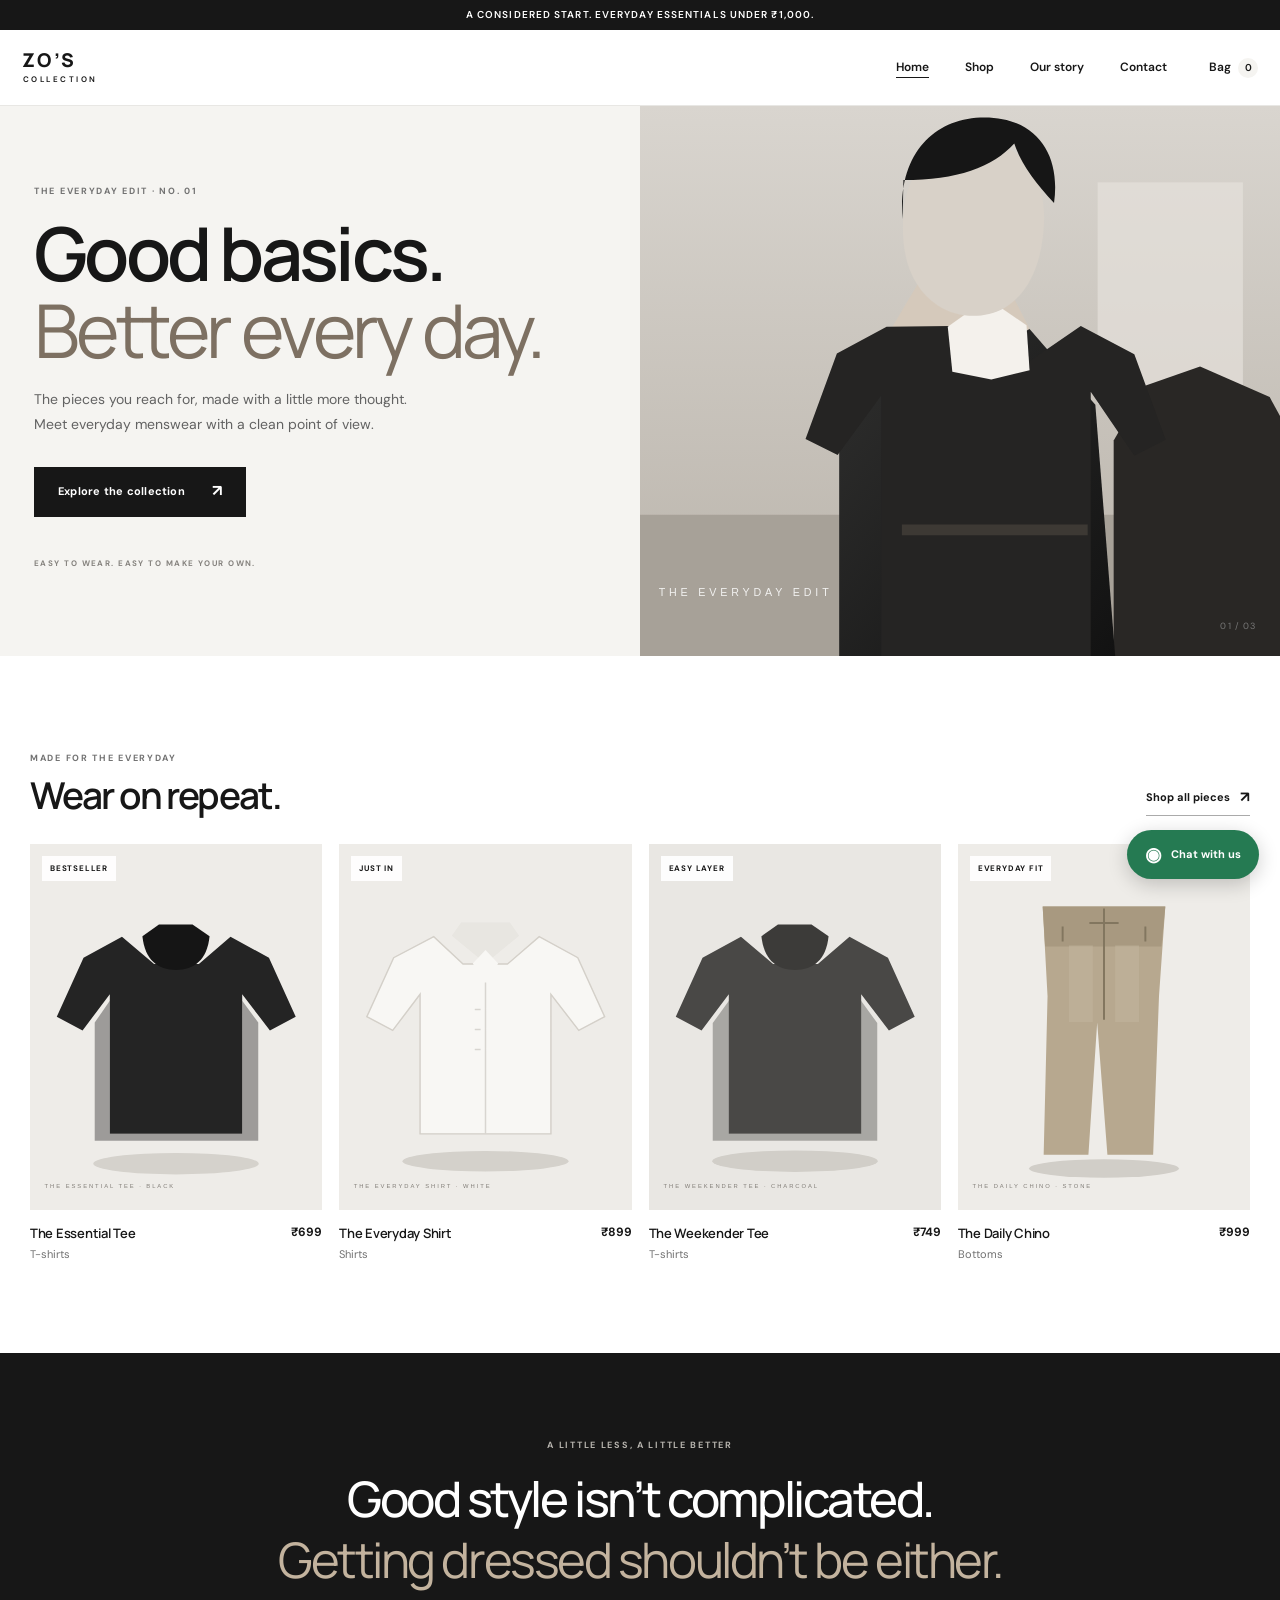
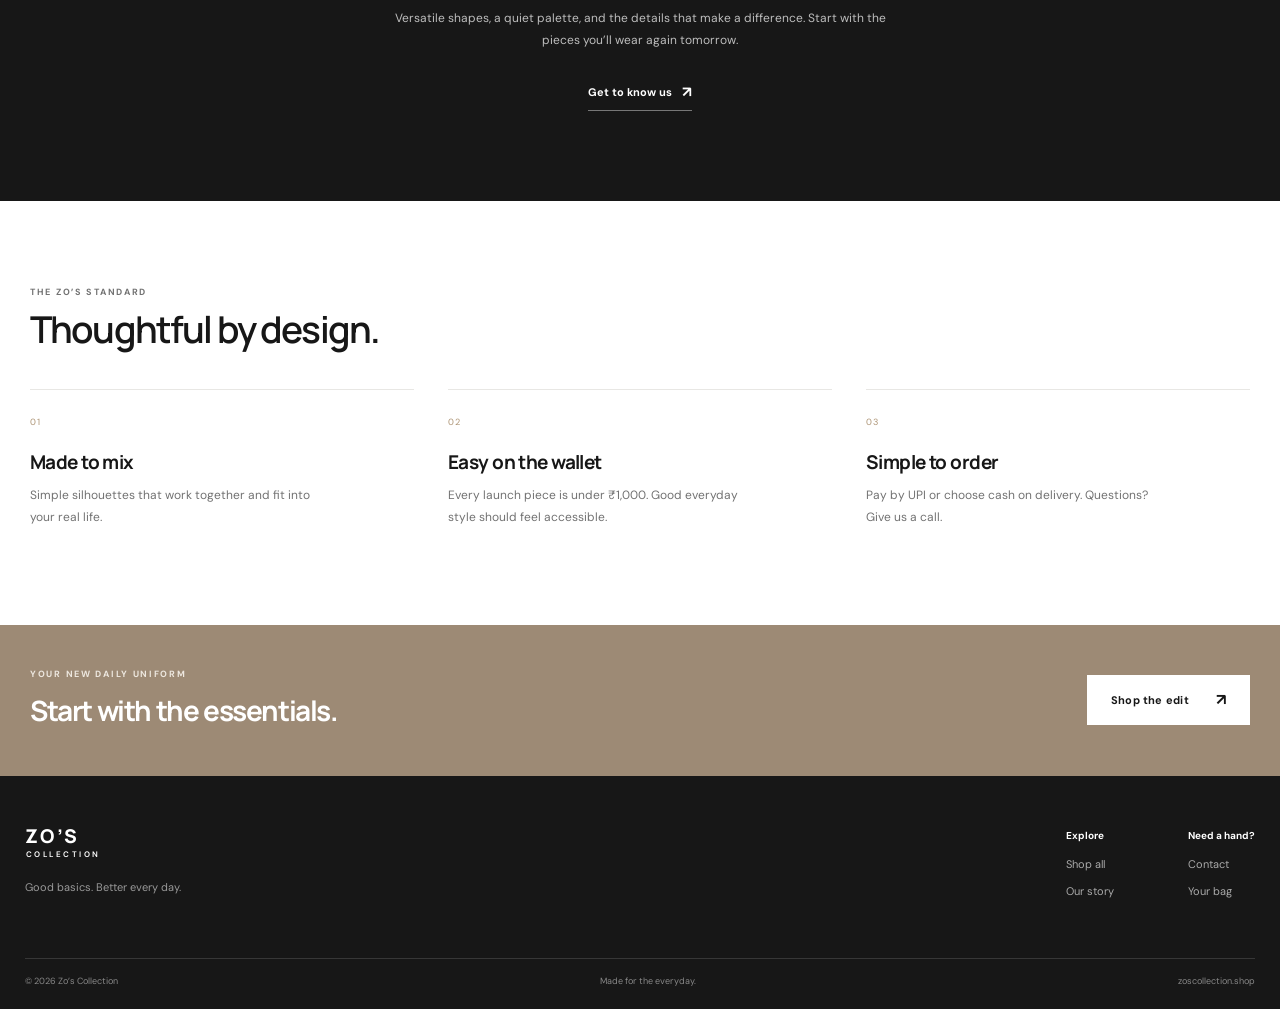
<file: index.html>
<!doctype html>
<html lang="en">
<head>
  <meta charset="utf-8">
  <meta name="viewport" content="width=device-width, initial-scale=1">
  <title>Zo’s Collection | Everyday essentials, refined</title>
  <meta name="description" content="Discover polished everyday menswear from Zo’s Collection. Easy essentials, considered details, and prices under ₹1,000.">
  <meta property="og:type" content="website"><meta property="og:title" content="Zo’s Collection | Everyday essentials, refined"><meta property="og:description" content="Everyday menswear, considered. Shop the first collection from Zo’s Collection."><meta property="og:url" content="https://zoscollection.shop/"><meta property="og:image" content="https://zoscollection.shop/images/hero.svg">
  <link rel="preconnect" href="https://fonts.googleapis.com"><link rel="preconnect" href="https://fonts.gstatic.com" crossorigin>
  <link href="https://fonts.googleapis.com/css2?family=DM+Sans:wght@400;500;600;700&family=Manrope:wght@400;500;600;700;800&display=swap" rel="stylesheet">
  <link rel="stylesheet" href="css/style.css"><script defer src="js/products.js"></script><script defer src="js/main.js"></script>
</head>
<body>
  <div class="announcement">A considered start. Everyday essentials under ₹1,000.</div>
  <header class="site-header"><a class="wordmark" href="index.html">ZO’S <span>COLLECTION</span></a><button class="menu-toggle" aria-label="Open menu" aria-expanded="false"><i></i><i></i></button><nav class="main-nav"><a class="active" href="index.html">Home</a><a href="shop.html">Shop</a><a href="about.html">Our story</a><a href="contact.html">Contact</a><a class="nav-cart" href="cart.html">Bag <span class="cart-count">0</span></a></nav></header>
  <main>
    <section class="hero"><div class="hero-copy"><p class="eyebrow">THE EVERYDAY EDIT · NO. 01</p><h1>Good basics.<br><em>Better every day.</em></h1><p class="hero-text">The pieces you reach for, made with a little more thought. Meet everyday menswear with a clean point of view.</p><a class="button button-dark" href="shop.html">Explore the collection <span>↗</span></a><p class="hero-note">EASY TO WEAR. EASY TO MAKE YOUR OWN.</p></div><div class="hero-art"><img src="images/hero.svg" alt="Minimal studio illustration of a man in a black everyday outfit"></div><div class="hero-index">01 / 03</div></section>
    <section class="section featured-section"><div class="section-heading"><div><p class="eyebrow">MADE FOR THE EVERYDAY</p><h2>Wear on repeat.</h2></div><a class="text-link" href="shop.html">Shop all pieces <span>↗</span></a></div><div class="product-grid" data-featured="4"></div></section>
    <section class="manifesto"><p class="eyebrow">A LITTLE LESS, A LITTLE BETTER</p><h2>Good style isn’t complicated.<br><em>Getting dressed shouldn’t be either.</em></h2><p>Versatile shapes, a quiet palette, and the details that make a difference. Start with the pieces you’ll wear again tomorrow.</p><a class="text-link text-link-light" href="about.html">Get to know us <span>↗</span></a></section>
    <section class="section reasons"><div class="section-heading"><div><p class="eyebrow">THE ZO’S STANDARD</p><h2>Thoughtful by design.</h2></div></div><div class="reason-grid"><article><span class="reason-number">01</span><h3>Made to mix</h3><p>Simple silhouettes that work together and fit into your real life.</p></article><article><span class="reason-number">02</span><h3>Easy on the wallet</h3><p>Every launch piece is under ₹1,000. Good everyday style should feel accessible.</p></article><article><span class="reason-number">03</span><h3>Simple to order</h3><p>Pay by UPI or choose cash on delivery. Questions? Give us a call.</p></article></div></section>
    <section class="closing-banner"><div><p class="eyebrow">YOUR NEW DAILY UNIFORM</p><h2>Start with the essentials.</h2></div><a class="button button-light" href="shop.html">Shop the edit <span>↗</span></a></section>
  </main>
  <footer class="site-footer"><div class="footer-main"><div><a class="wordmark wordmark-light" href="index.html">ZO’S <span>COLLECTION</span></a><p>Good basics. Better every day.</p></div><div class="footer-links"><div><b>Explore</b><a href="shop.html">Shop all</a><a href="about.html">Our story</a></div><div><b>Need a hand?</b><a href="contact.html">Contact</a><a href="cart.html">Your bag</a></div></div></div><div class="footer-bottom"><span>© 2026 Zo’s Collection</span><span>Made for the everyday.</span><a href="https://zoscollection.shop">zoscollection.shop</a></div></footer>
  <a class="whatsapp-float" data-whatsapp href="#" aria-label="Chat with Zo’s Collection on WhatsApp"><span class="wa-icon">◉</span><span class="wa-label">Chat with us</span></a>
</body></html>
</file>
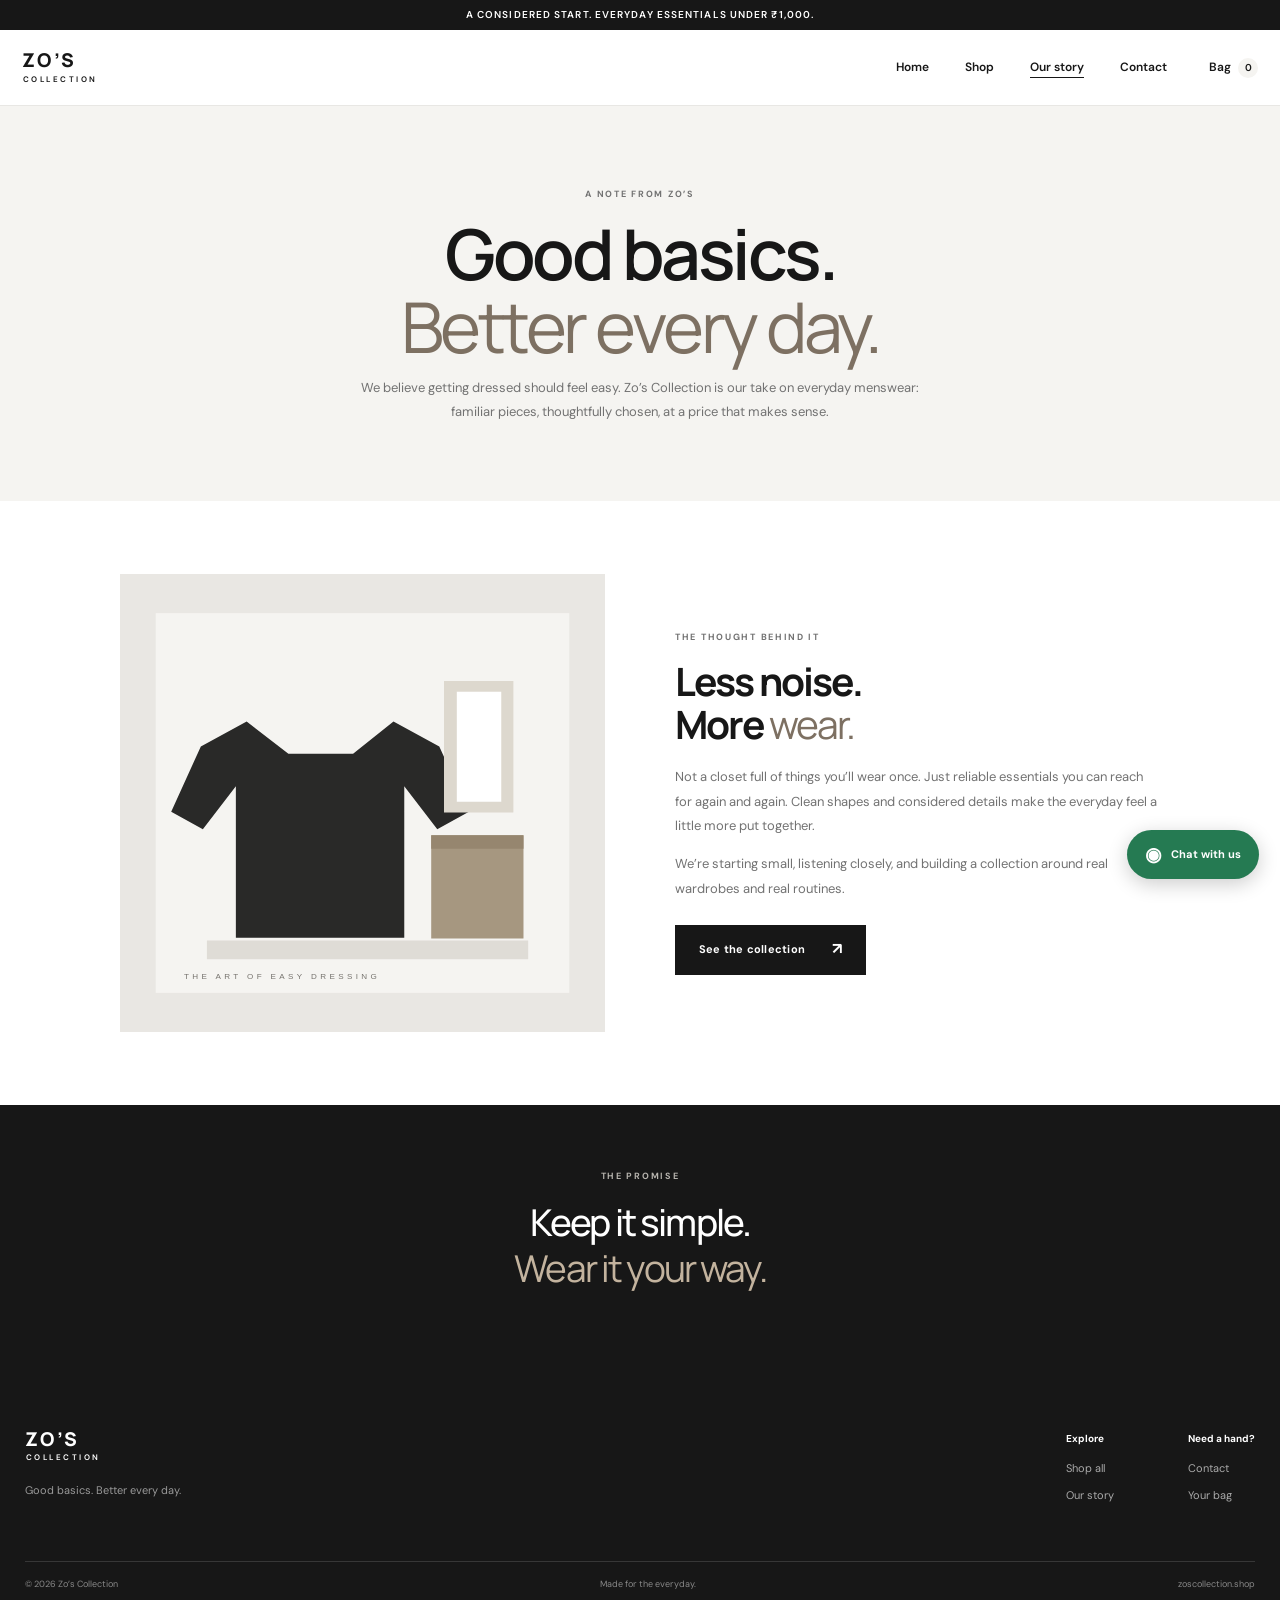
<file: about.html>
<!doctype html>
<html lang="en"><head><meta charset="utf-8"><meta name="viewport" content="width=device-width, initial-scale=1"><title>Our Story | Zo’s Collection</title><meta name="description" content="Get to know Zo’s Collection: a considered take on easy everyday menswear and better basics."><meta property="og:type" content="website"><meta property="og:title" content="Our Story | Zo’s Collection"><meta property="og:description" content="Good basics. Better every day. Meet Zo’s Collection."><meta property="og:url" content="https://zoscollection.shop/about.html"><meta property="og:image" content="https://zoscollection.shop/images/hero.svg"><link rel="preconnect" href="https://fonts.googleapis.com"><link rel="preconnect" href="https://fonts.gstatic.com" crossorigin><link href="https://fonts.googleapis.com/css2?family=DM+Sans:wght@400;500;600;700&family=Manrope:wght@400;500;600;700;800&display=swap" rel="stylesheet"><link rel="stylesheet" href="css/style.css"><script defer src="js/products.js"></script><script defer src="js/main.js"></script></head>
<body><div class="announcement">A considered start. Everyday essentials under ₹1,000.</div><header class="site-header"><a class="wordmark" href="index.html">ZO’S <span>COLLECTION</span></a><button class="menu-toggle" aria-label="Open menu" aria-expanded="false"><i></i><i></i></button><nav class="main-nav"><a href="index.html">Home</a><a href="shop.html">Shop</a><a class="active" href="about.html">Our story</a><a href="contact.html">Contact</a><a class="nav-cart" href="cart.html">Bag <span class="cart-count">0</span></a></nav></header><main><section class="page-intro about-intro"><p class="eyebrow">A NOTE FROM ZO’S</p><h1>Good basics.<br><em>Better every day.</em></h1><p>We believe getting dressed should feel easy. Zo’s Collection is our take on everyday menswear: familiar pieces, thoughtfully chosen, at a price that makes sense.</p></section><section class="about-split"><div class="about-art"><img src="images/story.svg" alt="Minimal black and white illustration of a neatly arranged everyday menswear outfit"></div><div class="about-copy"><p class="eyebrow">THE THOUGHT BEHIND IT</p><h2>Less noise.<br>More <em>wear.</em></h2><p>Not a closet full of things you’ll wear once. Just reliable essentials you can reach for again and again. Clean shapes and considered details make the everyday feel a little more put together.</p><p>We’re starting small, listening closely, and building a collection around real wardrobes and real routines.</p><a class="button button-dark" href="shop.html">See the collection <span>↗</span></a></div></section><section class="manifesto manifesto-small"><p class="eyebrow">THE PROMISE</p><h2>Keep it simple.<br><em>Wear it your way.</em></h2></section></main><footer class="site-footer"><div class="footer-main"><div><a class="wordmark wordmark-light" href="index.html">ZO’S <span>COLLECTION</span></a><p>Good basics. Better every day.</p></div><div class="footer-links"><div><b>Explore</b><a href="shop.html">Shop all</a><a href="about.html">Our story</a></div><div><b>Need a hand?</b><a href="contact.html">Contact</a><a href="cart.html">Your bag</a></div></div></div><div class="footer-bottom"><span>© 2026 Zo’s Collection</span><span>Made for the everyday.</span><a href="https://zoscollection.shop">zoscollection.shop</a></div></footer><a class="whatsapp-float" data-whatsapp href="#" aria-label="Chat with Zo’s Collection on WhatsApp"><span class="wa-icon">◉</span><span class="wa-label">Chat with us</span></a></body></html>
</file>
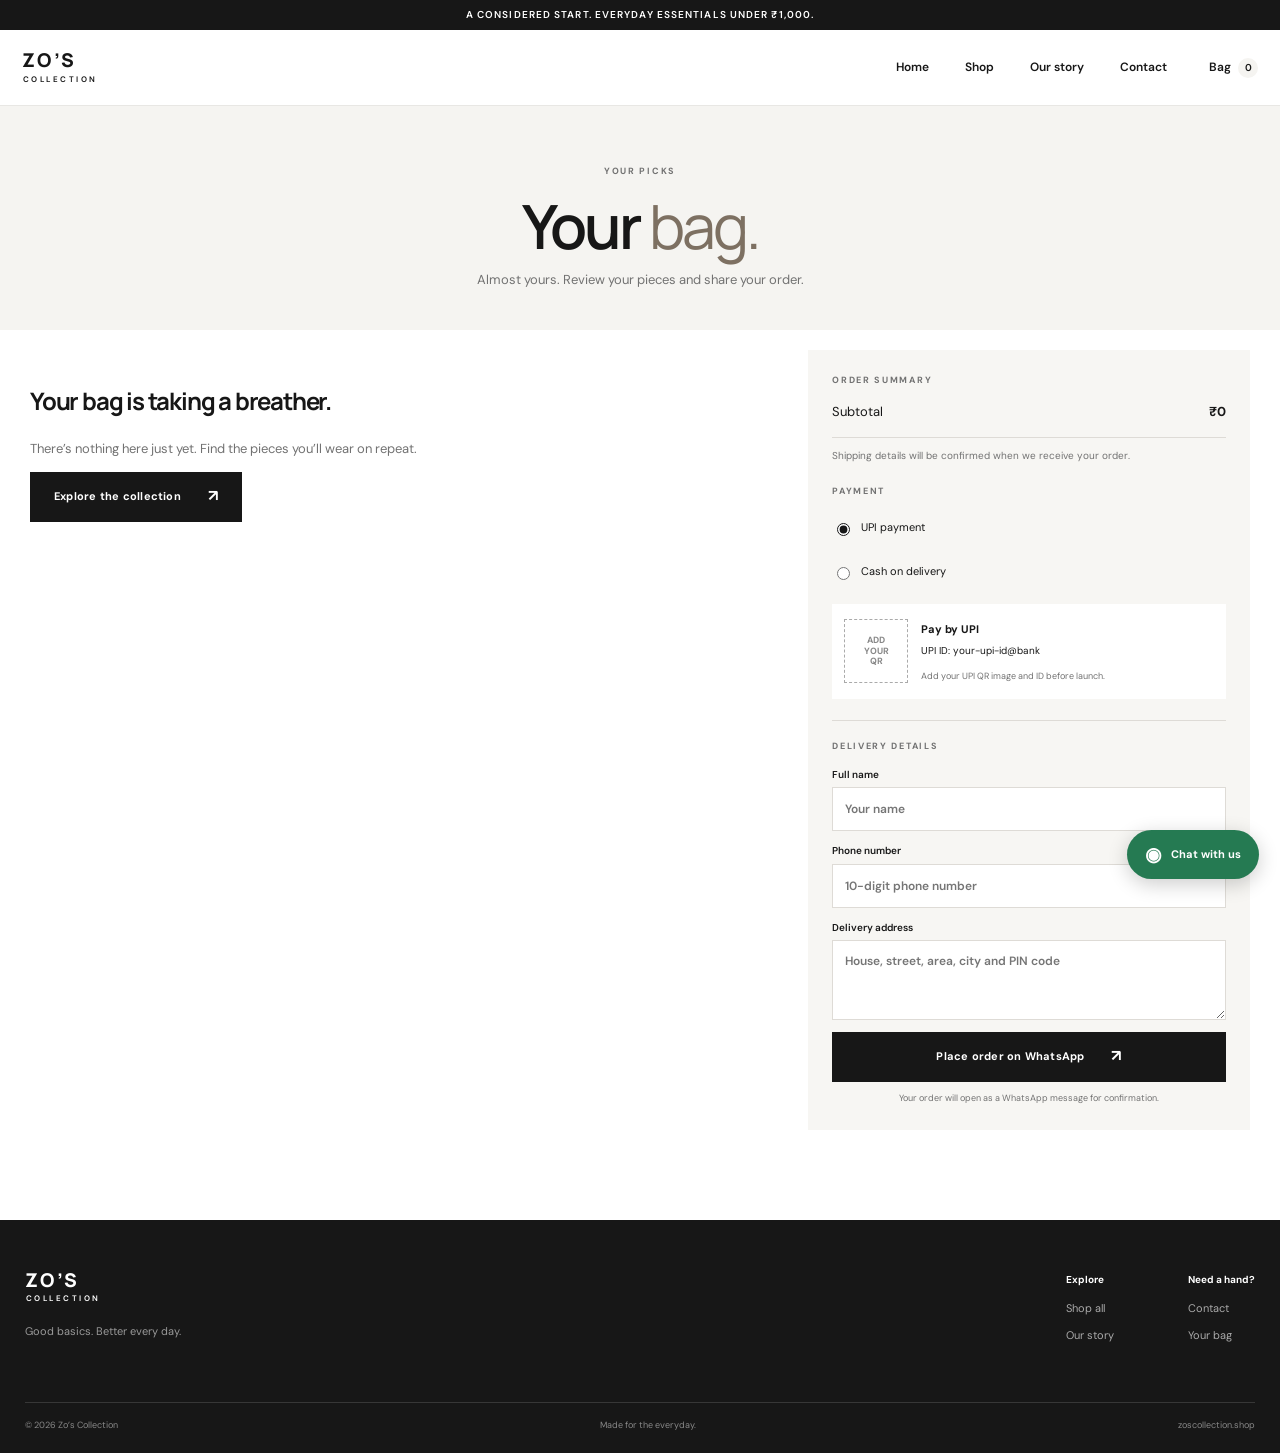
<file: cart.html>
<!doctype html>
<html lang="en"><head><meta charset="utf-8"><meta name="viewport" content="width=device-width, initial-scale=1"><title>Your Bag & Checkout | Zo’s Collection</title><meta name="description" content="Review your Zo’s Collection order and arrange payment by UPI or cash on delivery."><meta property="og:type" content="website"><meta property="og:title" content="Your Bag | Zo’s Collection"><meta property="og:description" content="Review your everyday essentials and place your order with Zo’s Collection."><meta property="og:url" content="https://zoscollection.shop/cart.html"><meta property="og:image" content="https://zoscollection.shop/images/hero.svg"><link rel="preconnect" href="https://fonts.googleapis.com"><link rel="preconnect" href="https://fonts.gstatic.com" crossorigin><link href="https://fonts.googleapis.com/css2?family=DM+Sans:wght@400;500;600;700&family=Manrope:wght@400;500;600;700;800&display=swap" rel="stylesheet"><link rel="stylesheet" href="css/style.css"><script defer src="js/products.js"></script><script defer src="js/main.js"></script></head>
<body><div class="announcement">A considered start. Everyday essentials under ₹1,000.</div><header class="site-header"><a class="wordmark" href="index.html">ZO’S <span>COLLECTION</span></a><button class="menu-toggle" aria-label="Open menu" aria-expanded="false"><i></i><i></i></button><nav class="main-nav"><a href="index.html">Home</a><a href="shop.html">Shop</a><a href="about.html">Our story</a><a href="contact.html">Contact</a><a class="nav-cart active" href="cart.html">Bag <span class="cart-count">0</span></a></nav></header><main><section class="page-intro page-intro-compact"><p class="eyebrow">YOUR PICKS</p><h1>Your <em>bag.</em></h1><p>Almost yours. Review your pieces and share your order.</p></section><section class="section cart-layout"><div class="cart-items" data-cart-items></div><aside class="checkout-card"><p class="eyebrow">ORDER SUMMARY</p><div class="summary-row"><span>Subtotal</span><strong data-cart-total>₹0</strong></div><p class="shipping-note">Shipping details will be confirmed when we receive your order.</p><div class="payment-options"><p class="eyebrow">PAYMENT</p><label><input type="radio" name="payment" value="UPI" checked> UPI payment</label><label><input type="radio" name="payment" value="Cash on delivery"> Cash on delivery</label><div class="upi-box"><div class="qr-placeholder" role="img" aria-label="Placeholder square for your UPI QR code">ADD<br>YOUR<br>QR</div><div><b>Pay by UPI</b><p>UPI ID: <span data-upi-id>your-upi-id@bank</span></p><small>Add your UPI QR image and ID before launch.</small></div></div></div><form class="checkout-form" data-checkout-form><p class="eyebrow">DELIVERY DETAILS</p><label>Full name<input name="name" autocomplete="name" required placeholder="Your name"></label><label>Phone number<input name="phone" autocomplete="tel" inputmode="tel" required pattern="[0-9+() -]{8,15}" placeholder="10-digit phone number"></label><label>Delivery address<textarea name="address" autocomplete="street-address" required rows="3" placeholder="House, street, area, city and PIN code"></textarea></label><button class="button button-dark button-full" type="submit">Place order on WhatsApp <span>↗</span></button><p class="form-note">Your order will open as a WhatsApp message for confirmation.</p></form></aside></section></main><footer class="site-footer"><div class="footer-main"><div><a class="wordmark wordmark-light" href="index.html">ZO’S <span>COLLECTION</span></a><p>Good basics. Better every day.</p></div><div class="footer-links"><div><b>Explore</b><a href="shop.html">Shop all</a><a href="about.html">Our story</a></div><div><b>Need a hand?</b><a href="contact.html">Contact</a><a href="cart.html">Your bag</a></div></div></div><div class="footer-bottom"><span>© 2026 Zo’s Collection</span><span>Made for the everyday.</span><a href="https://zoscollection.shop">zoscollection.shop</a></div></footer><a class="whatsapp-float" data-whatsapp href="#" aria-label="Chat with Zo’s Collection on WhatsApp"><span class="wa-icon">◉</span><span class="wa-label">Chat with us</span></a></body></html>
</file>
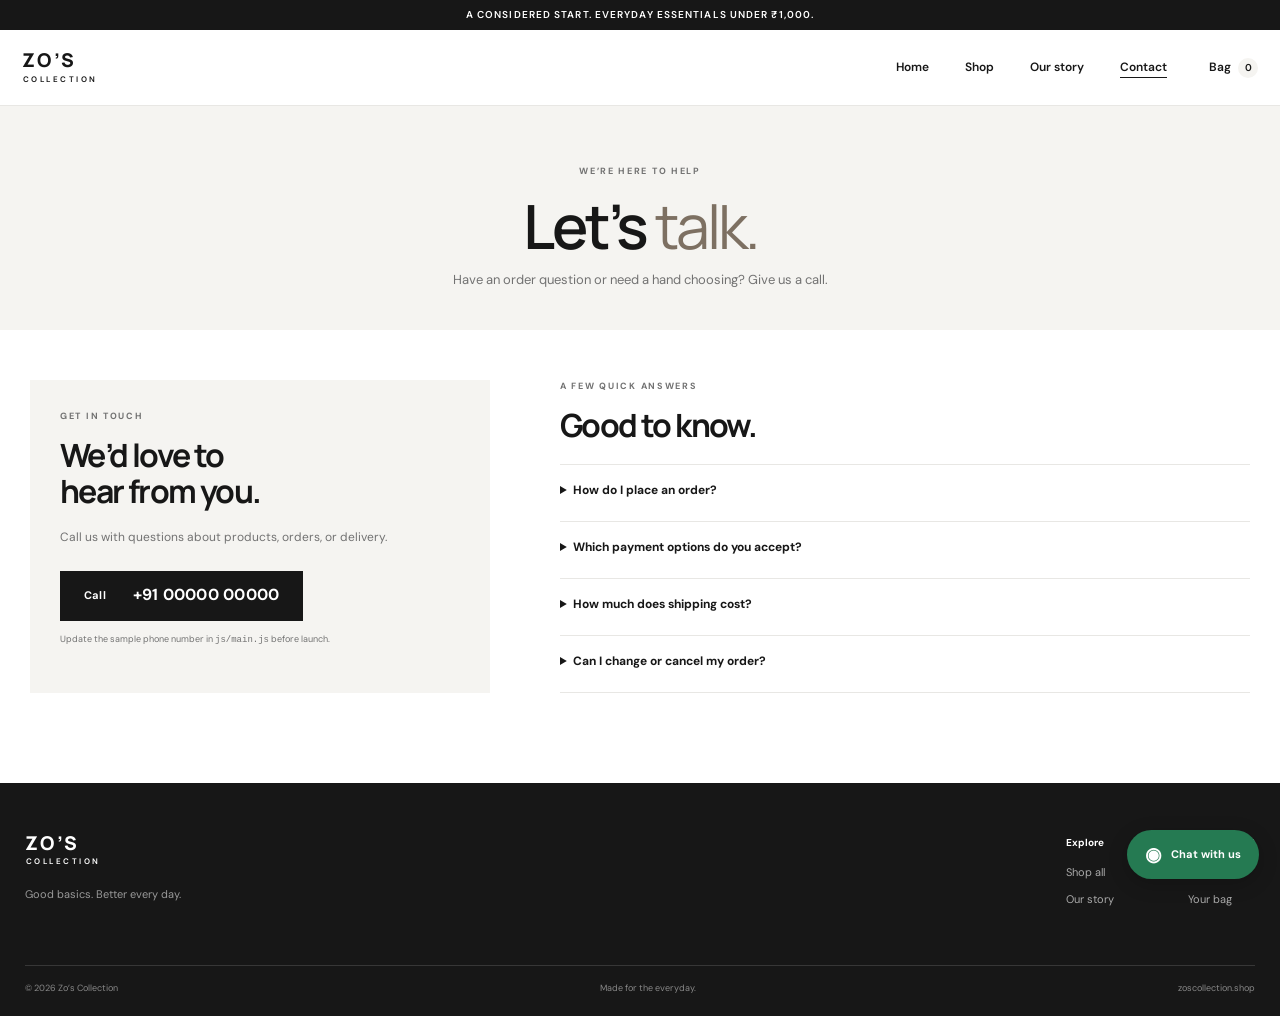
<file: contact.html>
<!doctype html>
<html lang="en"><head><meta charset="utf-8"><meta name="viewport" content="width=device-width, initial-scale=1"><title>Contact & FAQs | Zo’s Collection</title><meta name="description" content="Contact Zo’s Collection by phone for help with your order. Find answers about ordering, payments, and delivery."><meta property="og:type" content="website"><meta property="og:title" content="Contact Zo’s Collection"><meta property="og:description" content="We’re here to help. Get in touch and find quick answers to common questions."><meta property="og:url" content="https://zoscollection.shop/contact.html"><meta property="og:image" content="https://zoscollection.shop/images/hero.svg"><link rel="preconnect" href="https://fonts.googleapis.com"><link rel="preconnect" href="https://fonts.gstatic.com" crossorigin><link href="https://fonts.googleapis.com/css2?family=DM+Sans:wght@400;500;600;700&family=Manrope:wght@400;500;600;700;800&display=swap" rel="stylesheet"><link rel="stylesheet" href="css/style.css"><script defer src="js/products.js"></script><script defer src="js/main.js"></script></head>
<body><div class="announcement">A considered start. Everyday essentials under ₹1,000.</div><header class="site-header"><a class="wordmark" href="index.html">ZO’S <span>COLLECTION</span></a><button class="menu-toggle" aria-label="Open menu" aria-expanded="false"><i></i><i></i></button><nav class="main-nav"><a href="index.html">Home</a><a href="shop.html">Shop</a><a href="about.html">Our story</a><a class="active" href="contact.html">Contact</a><a class="nav-cart" href="cart.html">Bag <span class="cart-count">0</span></a></nav></header><main><section class="page-intro page-intro-compact"><p class="eyebrow">WE’RE HERE TO HELP</p><h1>Let’s <em>talk.</em></h1><p>Have an order question or need a hand choosing? Give us a call.</p></section><section class="section contact-layout"><div class="contact-card"><p class="eyebrow">GET IN TOUCH</p><h2>We’d love to<br>hear from you.</h2><p>Call us with questions about products, orders, or delivery.</p><a class="button button-dark" data-phone-link href="tel:+910000000000">Call <span data-phone-display>+91 00000 00000</span></a><p class="contact-note">Update the sample phone number in <code>js/main.js</code> before launch.</p></div><div class="faq"><p class="eyebrow">A FEW QUICK ANSWERS</p><h2>Good to know.</h2><details><summary>How do I place an order?</summary><p>Add your pieces to the bag, enter your delivery details, and place the order through WhatsApp. We’ll confirm availability and next steps with you.</p></details><details><summary>Which payment options do you accept?</summary><p>Choose UPI or cash on delivery when placing your order. We’ll confirm UPI payment details with you.</p></details><details><summary>How much does shipping cost?</summary><p>Shipping and delivery timing are confirmed when we receive your order. Ask us by phone if you need an estimate before ordering.</p></details><details><summary>Can I change or cancel my order?</summary><p>Please call us as soon as possible. We’ll do our best to help if your order hasn’t been prepared yet.</p></details></div></section></main><footer class="site-footer"><div class="footer-main"><div><a class="wordmark wordmark-light" href="index.html">ZO’S <span>COLLECTION</span></a><p>Good basics. Better every day.</p></div><div class="footer-links"><div><b>Explore</b><a href="shop.html">Shop all</a><a href="about.html">Our story</a></div><div><b>Need a hand?</b><a href="contact.html">Contact</a><a href="cart.html">Your bag</a></div></div></div><div class="footer-bottom"><span>© 2026 Zo’s Collection</span><span>Made for the everyday.</span><a href="https://zoscollection.shop">zoscollection.shop</a></div></footer><a class="whatsapp-float" data-whatsapp href="#" aria-label="Chat with Zo’s Collection on WhatsApp"><span class="wa-icon">◉</span><span class="wa-label">Chat with us</span></a></body></html>
</file>
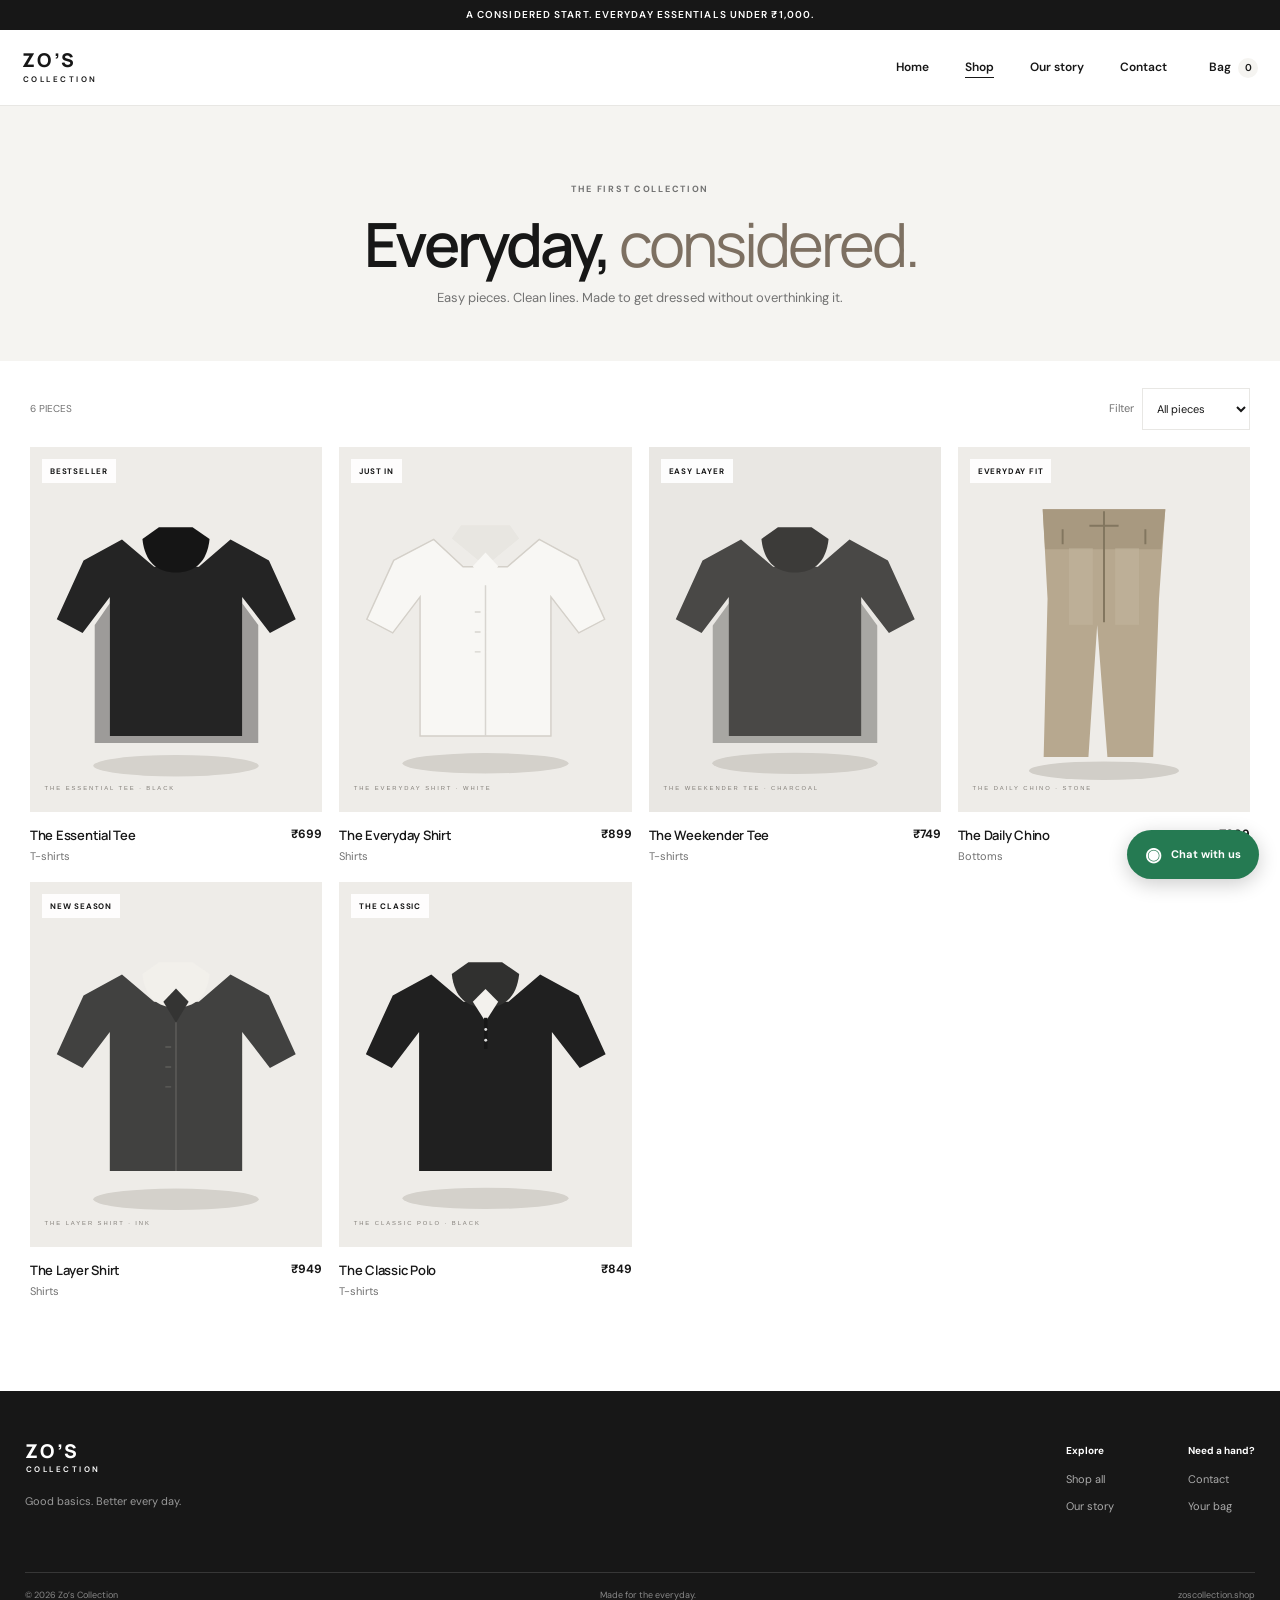
<file: shop.html>
<!doctype html>
<html lang="en"><head><meta charset="utf-8"><meta name="viewport" content="width=device-width, initial-scale=1"><title>Shop Men’s Everyday Wear | Zo’s Collection</title><meta name="description" content="Shop everyday menswear from Zo’s Collection. Explore versatile essentials, all under ₹1,000."><meta property="og:type" content="website"><meta property="og:title" content="Shop the Everyday Edit | Zo’s Collection"><meta property="og:description" content="Clean, versatile menswear for every day. Shop pieces under ₹1,000."><meta property="og:url" content="https://zoscollection.shop/shop.html"><meta property="og:image" content="https://zoscollection.shop/images/hero.svg"><link rel="preconnect" href="https://fonts.googleapis.com"><link rel="preconnect" href="https://fonts.gstatic.com" crossorigin><link href="https://fonts.googleapis.com/css2?family=DM+Sans:wght@400;500;600;700&family=Manrope:wght@400;500;600;700;800&display=swap" rel="stylesheet"><link rel="stylesheet" href="css/style.css"><script defer src="js/products.js"></script><script defer src="js/main.js"></script></head>
<body><div class="announcement">A considered start. Everyday essentials under ₹1,000.</div><header class="site-header"><a class="wordmark" href="index.html">ZO’S <span>COLLECTION</span></a><button class="menu-toggle" aria-label="Open menu" aria-expanded="false"><i></i><i></i></button><nav class="main-nav"><a href="index.html">Home</a><a class="active" href="shop.html">Shop</a><a href="about.html">Our story</a><a href="contact.html">Contact</a><a class="nav-cart" href="cart.html">Bag <span class="cart-count">0</span></a></nav></header>
<main><section class="page-intro"><p class="eyebrow">THE FIRST COLLECTION</p><h1>Everyday, <em>considered.</em></h1><p>Easy pieces. Clean lines. Made to get dressed without overthinking it.</p></section><section class="section shop-section"><div class="shop-tools"><span class="product-total" aria-live="polite"></span><label class="filter-label" for="category-filter">Filter <select id="category-filter"><option value="all">All pieces</option><option value="T-shirts">T-shirts</option><option value="Shirts">Shirts</option><option value="Bottoms">Bottoms</option></select></label></div><div class="product-grid" data-shop-grid></div></section></main>
<footer class="site-footer"><div class="footer-main"><div><a class="wordmark wordmark-light" href="index.html">ZO’S <span>COLLECTION</span></a><p>Good basics. Better every day.</p></div><div class="footer-links"><div><b>Explore</b><a href="shop.html">Shop all</a><a href="about.html">Our story</a></div><div><b>Need a hand?</b><a href="contact.html">Contact</a><a href="cart.html">Your bag</a></div></div></div><div class="footer-bottom"><span>© 2026 Zo’s Collection</span><span>Made for the everyday.</span><a href="https://zoscollection.shop">zoscollection.shop</a></div></footer><a class="whatsapp-float" data-whatsapp href="#" aria-label="Chat with Zo’s Collection on WhatsApp"><span class="wa-icon">◉</span><span class="wa-label">Chat with us</span></a></body></html>
</file>
<file: css/style.css>
/* Zo’s Collection — simple, responsive styles for every page. */
:root{--ink:#171717;--muted:#727272;--line:#e8e7e4;--paper:#fff;--soft:#f5f4f1;--accent:#ad9475;--green:#257a52;--display:'Manrope',Arial,sans-serif;--body:'DM Sans',Arial,sans-serif;--page:1320px}
*{box-sizing:border-box}html{scroll-behavior:smooth}body{margin:0;color:var(--ink);background:var(--paper);font:16px/1.55 var(--body);-webkit-font-smoothing:antialiased}img{display:block;max-width:100%}a{color:inherit;text-decoration:none}button,input,textarea,select{font:inherit}button,a,select{touch-action:manipulation}.announcement{min-height:30px;display:grid;place-items:center;padding:5px 16px;background:var(--ink);color:#fff;font-size:10px;font-weight:600;letter-spacing:.11em;text-align:center;text-transform:uppercase}.site-header{height:76px;padding:0 max(22px,calc((100vw - var(--page))/2));display:flex;align-items:center;justify-content:space-between;border-bottom:1px solid var(--line);background:#fff;position:relative;z-index:20}.wordmark{font:800 19px/.9 var(--display);letter-spacing:.12em;white-space:nowrap}.wordmark span{display:block;margin:5px 0 0 1px;font:600 8px/1 var(--body);letter-spacing:.31em}.main-nav{display:flex;align-items:center;gap:36px;font-size:12px;font-weight:600}.main-nav a{transition:opacity .2s}.main-nav a:hover{opacity:.55}.main-nav a.active:not(.nav-cart){text-decoration:underline;text-underline-offset:6px}.nav-cart{padding-left:6px}.cart-count{display:inline-grid;place-items:center;width:20px;height:20px;margin-left:4px;border-radius:50%;background:var(--soft);font-size:10px}.menu-toggle{display:none;width:44px;height:44px;border:0;background:none;padding:11px;cursor:pointer}.menu-toggle i{height:1px;width:22px;background:#111;display:block;margin:6px 0}.eyebrow{margin:0 0 15px;font-size:9px;font-weight:700;letter-spacing:.19em;color:var(--muted)}h1,h2,h3,p{margin-top:0}h1,h2,h3{font-family:var(--display);letter-spacing:-.05em}h1{font-size:clamp(40px,5.8vw,76px);line-height:1.04;font-weight:600}h1 em,h2 em{font-weight:400;font-style:normal;color:#7d7062}.button{min-height:50px;padding:0 23px;display:inline-flex;align-items:center;justify-content:center;gap:27px;border:1px solid transparent;font-size:11px;font-weight:700;letter-spacing:.02em;transition:background .2s,color .2s,transform .2s}.button:hover{transform:translateY(-2px)}.button span{font-size:16px}.button-dark{background:var(--ink);color:#fff}.button-dark:hover{background:#444}.button-light{background:#fff;color:var(--ink)}.button-light:hover{background:#eae8e3}.button-full{width:100%;cursor:pointer}.text-link{display:inline-flex;align-items:center;gap:10px;font-size:11px;font-weight:700;border-bottom:1px solid #aaa;padding:6px 0}.text-link span{font-size:15px}.hero{min-height:550px;display:grid;grid-template-columns:1fr 1fr;position:relative;background:#f5f4f1}.hero-copy{align-self:center;max-width:600px;padding:70px 40px 78px max(34px,calc((100vw - var(--page))/2))}.hero-copy h1{margin-bottom:19px}.hero-text{max-width:385px;color:#626262;font-size:14px;line-height:1.8;margin-bottom:29px}.hero-note{margin:40px 0 0;color:#85827e;font-size:8px;font-weight:700;letter-spacing:.18em}.hero-art{min-height:460px;overflow:hidden}.hero-art img{height:100%;width:100%;object-fit:cover}.hero-index{position:absolute;bottom:22px;right:max(24px,calc((100vw - var(--page))/2));font-size:9px;letter-spacing:.12em;color:#777}.section{max-width:var(--page);margin:0 auto;padding:90px 30px}.featured-section{padding-top:96px}.section-heading{display:flex;align-items:end;justify-content:space-between;margin-bottom:28px}.section-heading h2,.reasons h2{font-size:37px;line-height:1.12;margin-bottom:0;font-weight:600}.section-heading .eyebrow{margin-bottom:9px}.product-grid{display:grid;grid-template-columns:repeat(4,minmax(0,1fr));gap:17px}.product-card{min-width:0}.product-image{display:block;position:relative;aspect-ratio:4/5;background:var(--soft);overflow:hidden}.product-image img{width:100%;height:100%;object-fit:cover;transition:transform .55s cubic-bezier(.2,.7,.2,1)}.product-card:hover .product-image img{transform:scale(1.035)}.product-tag{position:absolute;top:12px;left:12px;padding:6px 8px;background:rgba(255,255,255,.92);font-size:8px;font-weight:700;letter-spacing:.1em}.product-info{padding:13px 0 0;display:flex;align-items:start;justify-content:space-between;gap:8px}.product-info h3{font-size:13px;font-weight:600;letter-spacing:-.02em;margin:0 0 3px}.product-info p{font-size:11px;color:var(--muted);margin:0}.product-price{font-size:12px;font-weight:700;white-space:nowrap}.manifesto{background:var(--ink);color:#fff;text-align:center;padding:86px 24px 90px}.manifesto .eyebrow{color:#b7b4ae}.manifesto h2{font-size:clamp(29px,4.2vw,49px);line-height:1.25;font-weight:500;margin:0 auto 18px}.manifesto h2 em{color:#c3b39e}.manifesto>p:not(.eyebrow){max-width:500px;margin:0 auto 23px;color:#bdbdbd;font-size:12px;line-height:1.8}.text-link-light{color:#fff;border-color:#777}.reasons{padding-top:85px;padding-bottom:96px}.reason-grid{display:grid;grid-template-columns:repeat(3,1fr);gap:34px;margin-top:39px}.reason-grid article{padding-top:18px;border-top:1px solid var(--line)}.reason-number{font-size:9px;color:var(--accent);letter-spacing:.14em}.reason-grid h3{font-size:19px;margin:15px 0 8px;letter-spacing:-.03em}.reason-grid p{max-width:290px;color:var(--muted);font-size:12px;line-height:1.8;margin:0}.closing-banner{padding:43px max(30px,calc((100vw - var(--page))/2));background:#9d8a75;color:#fff;display:flex;justify-content:space-between;align-items:center}.closing-banner .eyebrow{color:#ede7df;margin-bottom:8px}.closing-banner h2{font-size:28px;margin:0}.site-footer{background:#171717;color:#fff;padding:52px max(25px,calc((100vw - var(--page))/2)) 20px}.footer-main{display:flex;justify-content:space-between;gap:28px;padding-bottom:48px}.wordmark-light{display:inline-block;color:#fff}.footer-main>div:first-child p{font-size:11px;color:#999;margin:14px 0}.footer-links{display:flex;gap:74px}.footer-links div{display:grid;align-content:start;gap:10px;font-size:11px;color:#aaa}.footer-links b{color:#fff;font-size:10px;margin-bottom:3px}.footer-bottom{border-top:1px solid #373737;padding-top:16px;display:flex;justify-content:space-between;gap:12px;font-size:9px;color:#888}.whatsapp-float{position:fixed;right:21px;bottom:21px;z-index:25;min-height:49px;padding:0 18px;display:flex;align-items:center;gap:9px;background:var(--green);color:#fff;border-radius:30px;box-shadow:0 5px 20px #0003;font-weight:700;font-size:11px;transition:transform .2s,background .2s}.whatsapp-float:hover{transform:translateY(-3px);background:#1e6846}.wa-icon{font-size:19px}
.page-intro{padding:77px 25px 52px;text-align:center;background:var(--soft)}.page-intro h1{font-size:clamp(38px,5vw,61px);margin-bottom:13px}.page-intro>p:last-child{font-size:13px;color:var(--muted);margin:0 auto;max-width:520px}.page-intro-compact{padding:59px 25px 39px}.shop-section{padding-top:27px}.shop-tools{display:flex;align-items:center;justify-content:space-between;margin-bottom:17px;color:var(--muted);font-size:11px}.product-total{font-size:10px}.filter-label{display:flex;align-items:center;gap:8px}.filter-label select{min-height:42px;border:1px solid var(--line);padding:0 28px 0 10px;background:#fff;font-size:11px;color:var(--ink)}
.product-detail{max-width:1120px;margin:0 auto;padding:55px 30px 85px;display:grid;grid-template-columns:1fr .85fr;gap:65px}.detail-image{background:var(--soft);aspect-ratio:4/5;overflow:hidden}.detail-image img{width:100%;height:100%;object-fit:cover}.detail-copy{align-self:center}.breadcrumbs{font-size:10px;color:var(--muted);margin-bottom:30px}.detail-copy h1{font-size:42px;margin:9px 0 10px}.detail-price{font-size:17px;font-weight:700;margin-bottom:20px}.detail-description{font-size:13px;line-height:1.9;color:var(--muted);max-width:410px}.size-label{display:flex;justify-content:space-between;margin:27px 0 10px;font-size:11px;font-weight:700}.size-label small{font-weight:400;color:var(--muted)}.size-options{display:flex;gap:8px}.size-option{min-width:46px;min-height:44px;border:1px solid var(--line);background:#fff;cursor:pointer}.size-option.selected,.size-option:hover{border-color:var(--ink);background:var(--ink);color:#fff}.detail-add{width:100%;margin-top:22px;cursor:pointer}.detail-help{margin-top:16px;border-top:1px solid var(--line);padding-top:15px;font-size:11px;color:var(--muted)}.detail-help b{color:var(--ink)}.not-found{text-align:center;padding:90px 20px}.not-found h1{font-size:40px}
.cart-layout{display:grid;grid-template-columns:minmax(0,1.3fr) minmax(300px,.8fr);gap:60px;padding-top:20px}.cart-empty{padding:32px 0}.cart-empty h2{font-size:24px}.cart-empty p{font-size:13px;color:var(--muted)}.cart-row{display:grid;grid-template-columns:110px 1fr auto;gap:17px;padding:18px 0;border-bottom:1px solid var(--line)}.cart-row:first-child{padding-top:0}.cart-thumb{width:110px;aspect-ratio:4/5;object-fit:cover;background:var(--soft)}.cart-product h3{font-size:14px;margin:5px 0}.cart-product p{color:var(--muted);font-size:11px;margin:0 0 10px}.quantity-control{display:flex;align-items:center;gap:0;width:max-content;border:1px solid var(--line)}.quantity-control button{width:34px;height:36px;border:0;background:#fff;cursor:pointer}.quantity-control span{width:28px;text-align:center;font-size:11px}.remove-item{display:block;padding:4px 0;margin-top:6px;background:none;border:0;text-decoration:underline;font-size:10px;color:var(--muted);cursor:pointer}.cart-row-total{font-weight:700;font-size:12px;padding-top:6px}.checkout-card{padding:24px;background:#f7f6f3;align-self:start}.checkout-card>.eyebrow{margin-bottom:15px}.summary-row{display:flex;justify-content:space-between;padding:0 0 14px;border-bottom:1px solid #dedbd6;font-size:13px}.shipping-note{font-size:10px;color:var(--muted);line-height:1.6;margin:10px 0 21px}.payment-options>.eyebrow{margin-bottom:7px}.payment-options>label{display:flex;align-items:center;gap:8px;min-height:32px;font-size:11px}.payment-options input{accent-color:#171717}.upi-box{display:flex;align-items:center;gap:13px;background:#fff;padding:12px;margin:10px 0 21px}.qr-placeholder{flex:0 0 64px;width:64px;height:64px;border:1px dashed #aaa;display:grid;place-items:center;text-align:center;line-height:1.2;font-size:9px;font-weight:700;color:#888}.upi-box b{font-size:11px}.upi-box p{font-size:10px;margin:3px 0}.upi-box small{font-size:9px;color:var(--muted)}.checkout-form{border-top:1px solid #dedbd6;padding-top:19px}.checkout-form>.eyebrow{margin-bottom:13px}.checkout-form>label{display:block;font-size:10px;font-weight:600;margin-bottom:12px}.checkout-form input,.checkout-form textarea{display:block;width:100%;margin-top:5px;border:1px solid #dedbd6;background:#fff;padding:11px 12px;font-size:12px;outline:none}.checkout-form input{height:44px}.checkout-form textarea{resize:vertical}.checkout-form input:focus,.checkout-form textarea:focus{border-color:#777}.form-note{font-size:9px;color:var(--muted);text-align:center;margin:10px 0 0}.about-intro{padding:82px 24px 77px}.about-intro h1{font-size:clamp(43px,6vw,70px)}.about-intro>p:last-child{max-width:580px;line-height:1.85}.about-split{max-width:1100px;margin:0 auto;padding:73px 30px;display:grid;grid-template-columns:1fr 1fr;gap:70px;align-items:center}.about-art{background:var(--soft)}.about-art img{width:100%}.about-copy h2,.contact-card h2,.faq h2{font-size:39px;line-height:1.12;margin:0 0 18px}.about-copy>p:not(.eyebrow){font-size:13px;color:var(--muted);line-height:1.9}.about-copy .button{margin-top:10px}.manifesto-small{padding-top:65px;padding-bottom:70px}.manifesto-small h2{font-size:37px}.contact-layout{display:grid;grid-template-columns:.8fr 1.2fr;gap:70px;padding-top:50px}.contact-card{padding:30px;background:var(--soft)}.contact-card h2{font-size:32px}.contact-card>p:not(.eyebrow){color:var(--muted);font-size:12px}.contact-card .button{margin:12px 0}.contact-note{font-size:9px!important}.faq h2{font-size:32px;margin-bottom:20px}.faq details{border-top:1px solid var(--line);padding:16px 0}.faq details:last-child{border-bottom:1px solid var(--line)}.faq summary{font-size:12px;font-weight:700;cursor:pointer;min-height:24px}.faq details p{margin:9px 0 0;color:var(--muted);font-size:11px;line-height:1.8}
@media(max-width:760px){.announcement{font-size:8px;letter-spacing:.08em;min-height:28px}.site-header{height:65px;padding:0 17px}.wordmark{font-size:17px}.menu-toggle{display:block;order:3}.main-nav{display:none;position:absolute;top:64px;left:0;right:0;padding:10px 21px 19px;background:#fff;border-bottom:1px solid var(--line);box-shadow:0 12px 20px #0000000d;align-items:stretch;gap:0}.main-nav.open{display:flex;flex-direction:column}.main-nav a{min-height:46px;display:flex;align-items:center;border-bottom:1px solid #f1f0ed}.main-nav a:last-child{border-bottom:0}.nav-cart{padding-left:0}.hero{grid-template-columns:1fr;min-height:auto}.hero-copy{padding:48px 25px 33px}.hero-copy h1{font-size:47px}.hero-text{font-size:13px;max-width:340px}.hero-note{margin-top:26px}.hero-art{min-height:0;aspect-ratio:1.13}.hero-index{bottom:13px;right:14px;color:#fff;text-shadow:0 1px 5px #000}.section{padding:59px 18px}.featured-section{padding-top:61px}.section-heading{gap:12px;align-items:end;margin-bottom:20px}.section-heading h2,.reasons h2{font-size:29px}.section-heading .text-link{font-size:9px;white-space:nowrap}.product-grid{grid-template-columns:repeat(2,minmax(0,1fr));gap:22px 11px}.product-image{aspect-ratio:4/5}.product-tag{top:8px;left:8px;font-size:7px;padding:5px 6px}.product-info{padding-top:9px;gap:4px}.product-info h3{font-size:11px}.product-info p{font-size:10px}.product-price{font-size:10px}.manifesto{padding:65px 20px}.manifesto h2{font-size:30px}.manifesto>p:not(.eyebrow){font-size:11px}.reason-grid{grid-template-columns:1fr;gap:20px;margin-top:25px}.reason-grid article{padding-top:13px}.reason-grid h3{margin:9px 0 5px;font-size:17px}.reason-grid p{font-size:11px}.closing-banner{padding:28px 20px;align-items:flex-start;gap:16px;flex-direction:column}.closing-banner h2{font-size:24px}.site-footer{padding:38px 20px 17px}.footer-main{padding-bottom:30px}.footer-links{gap:25px}.footer-links div{font-size:10px}.footer-bottom{flex-wrap:wrap;font-size:8px}.whatsapp-float{right:14px;bottom:14px;min-height:48px;padding:0 14px}.page-intro{padding:56px 19px 39px}.page-intro h1{font-size:39px}.page-intro>p:last-child{font-size:11px}.page-intro-compact{padding:43px 19px 29px}.shop-section{padding-top:22px}.shop-tools{margin-bottom:13px}.filter-label select{min-height:44px}.product-detail{padding:23px 18px 59px;grid-template-columns:1fr;gap:24px}.detail-image{aspect-ratio:4/4.5}.detail-copy{align-self:start}.breadcrumbs{margin-bottom:17px}.detail-copy h1{font-size:33px}.detail-description{font-size:12px}.cart-layout{grid-template-columns:1fr;gap:24px;padding-top:8px}.checkout-card{padding:19px}.cart-row{grid-template-columns:82px 1fr auto;gap:11px}.cart-thumb{width:82px}.cart-product h3{font-size:12px}.cart-row-total{font-size:11px}.quantity-control button{width:32px;height:36px}.about-intro{padding:61px 20px 54px}.about-intro h1{font-size:43px}.about-split{padding:35px 18px 53px;grid-template-columns:1fr;gap:27px}.about-copy h2,.faq h2{font-size:32px}.about-copy>p:not(.eyebrow){font-size:12px}.manifesto-small{padding:55px 18px}.manifesto-small h2{font-size:31px}.contact-layout{grid-template-columns:1fr;gap:37px;padding-top:35px}.contact-card{padding:22px}.contact-card h2{font-size:29px}.faq h2{font-size:29px}}
@media(min-width:761px) and (max-width:980px){.main-nav{gap:20px}.hero{min-height:490px}.hero-copy{padding-right:24px}.product-grid{grid-template-columns:repeat(3,minmax(0,1fr))}.cart-layout{gap:28px}.product-detail{gap:35px}}
.quantity-control button{min-height:44px;width:40px}.remove-item{min-height:44px;padding:8px 0;margin-top:2px}.payment-options>label{min-height:44px}
</file>
